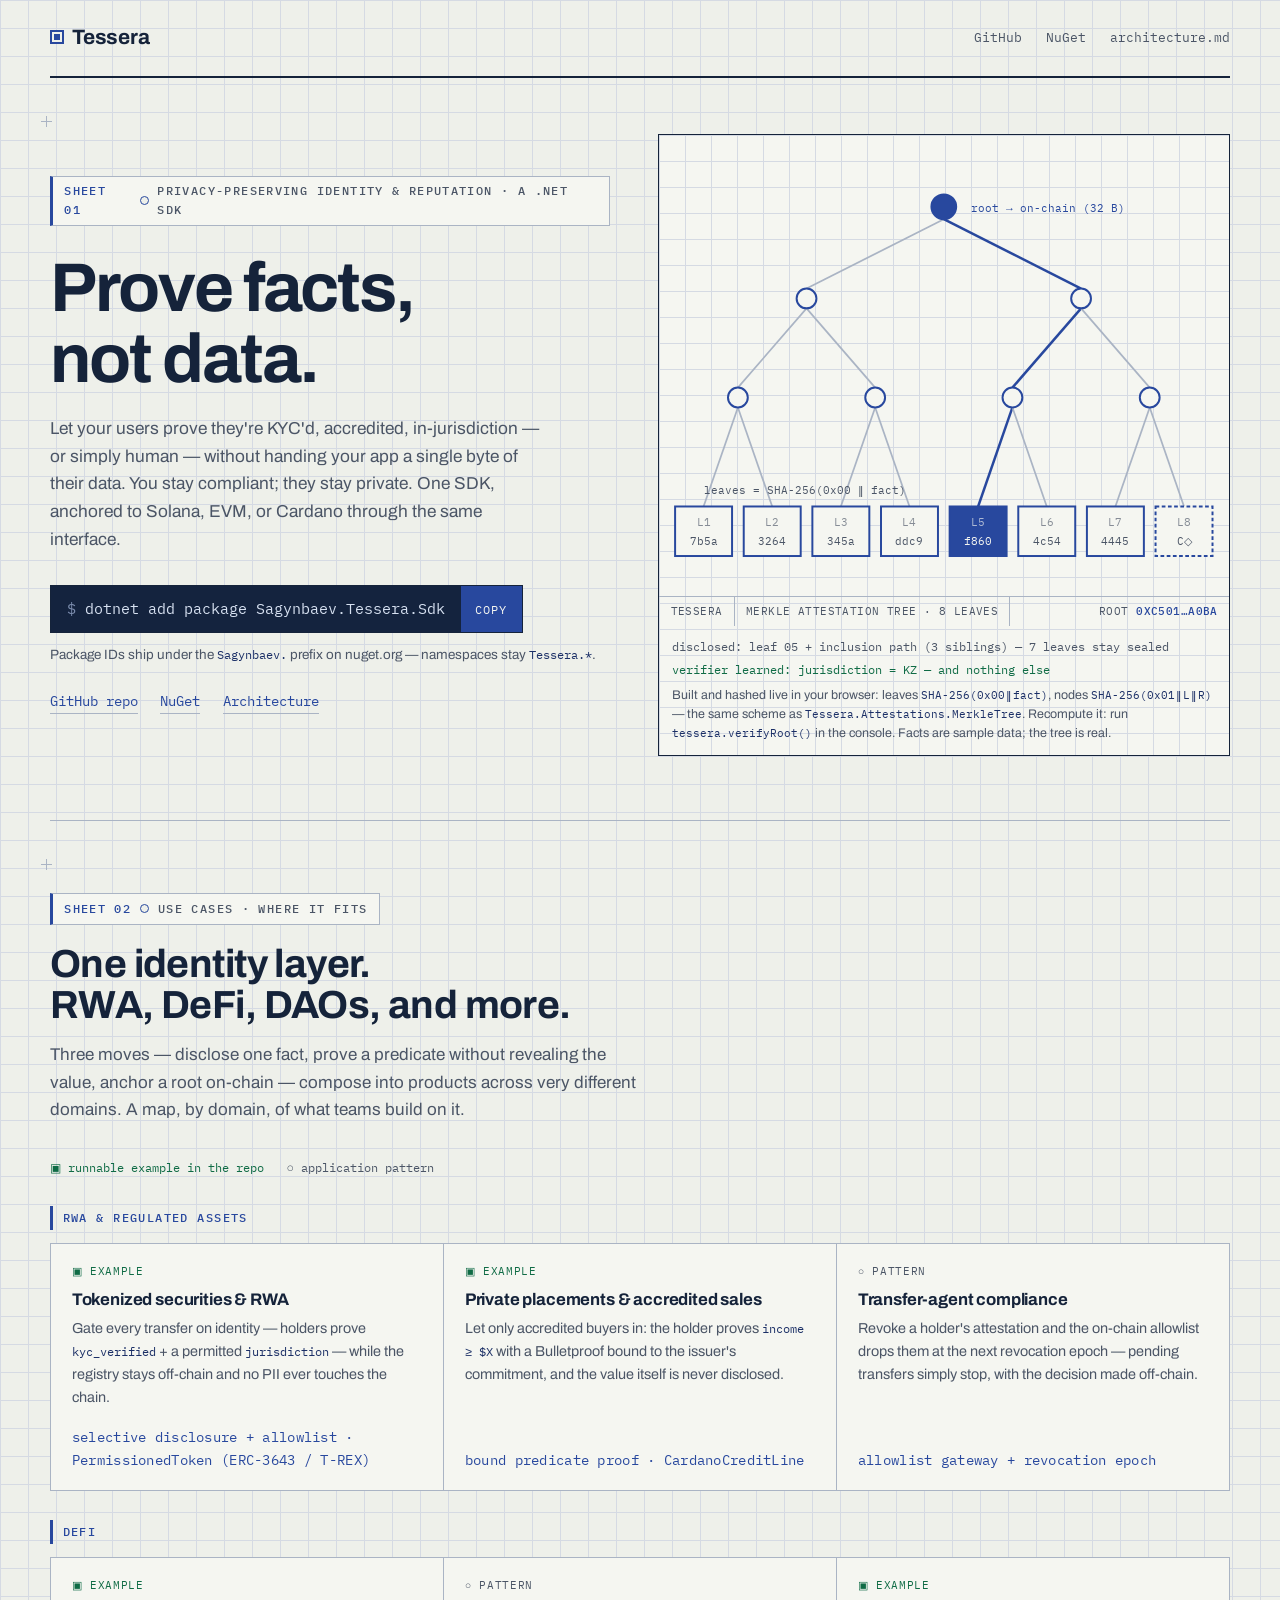
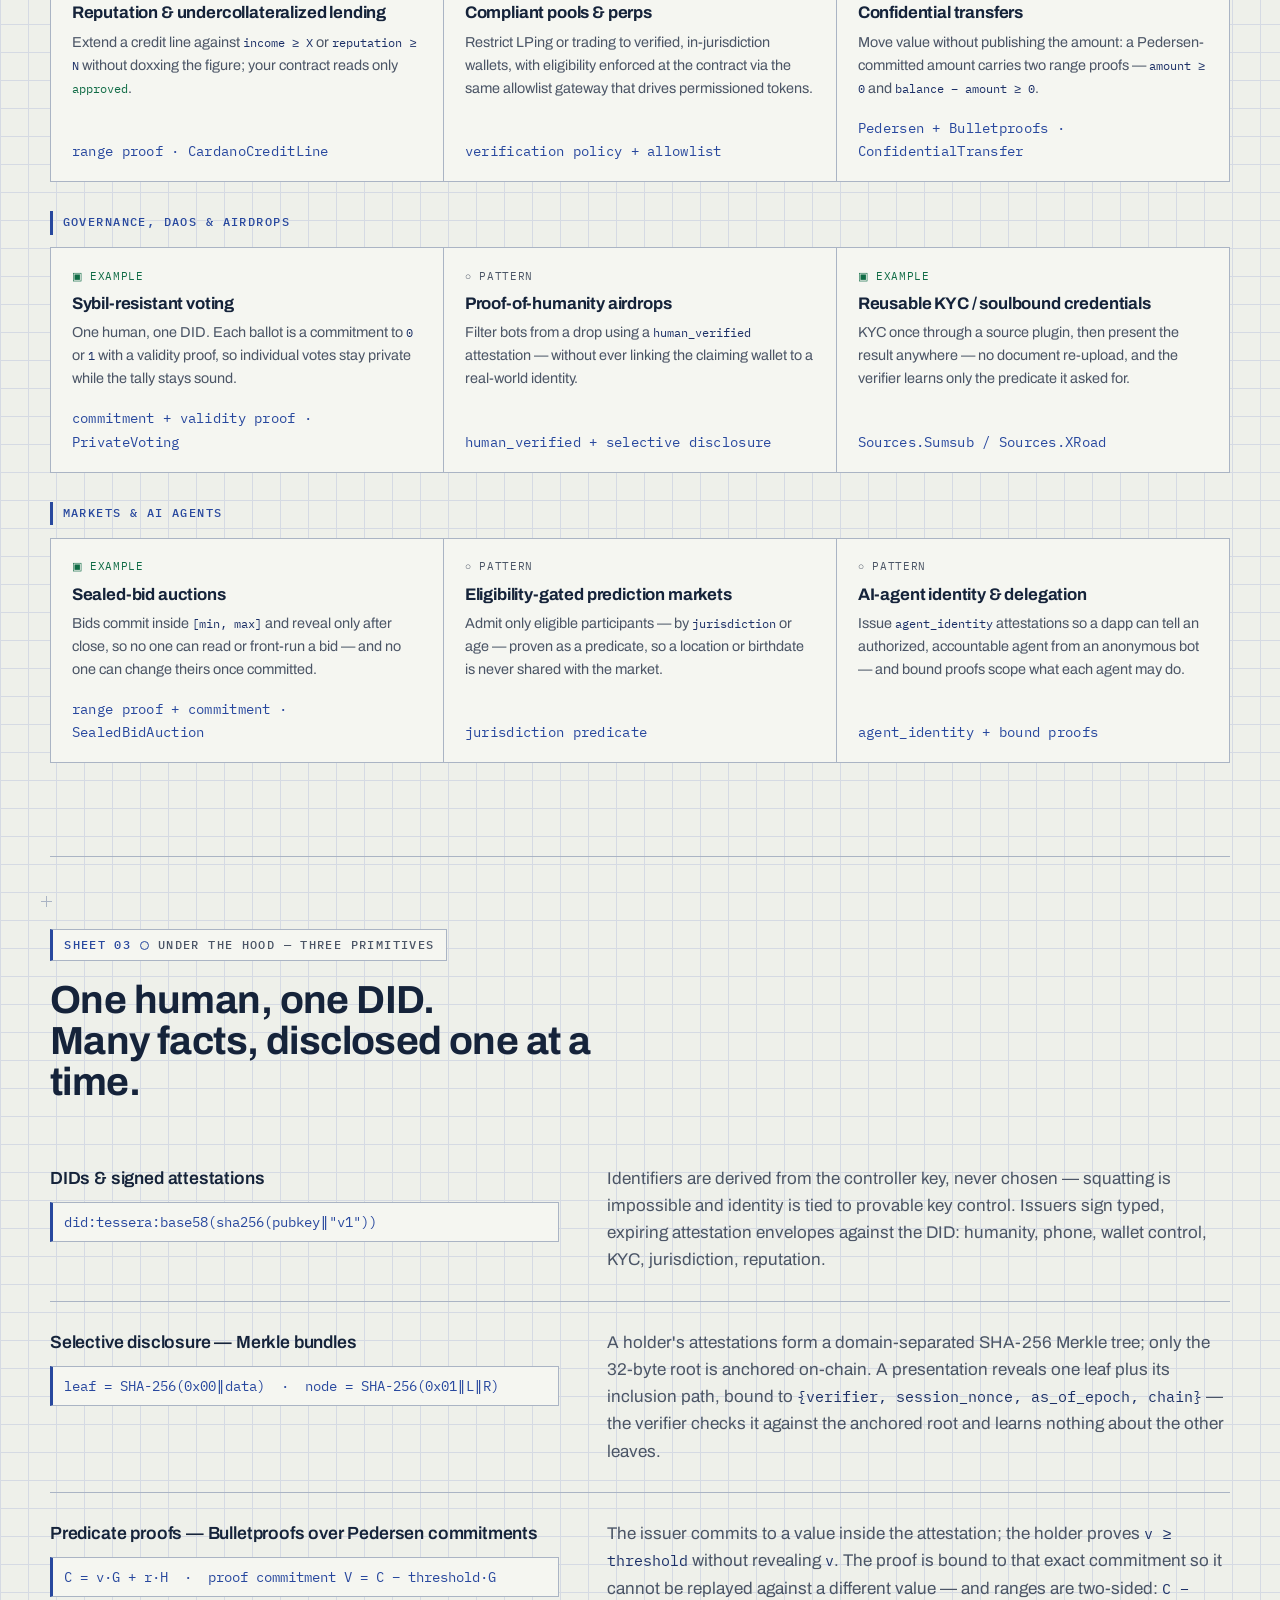
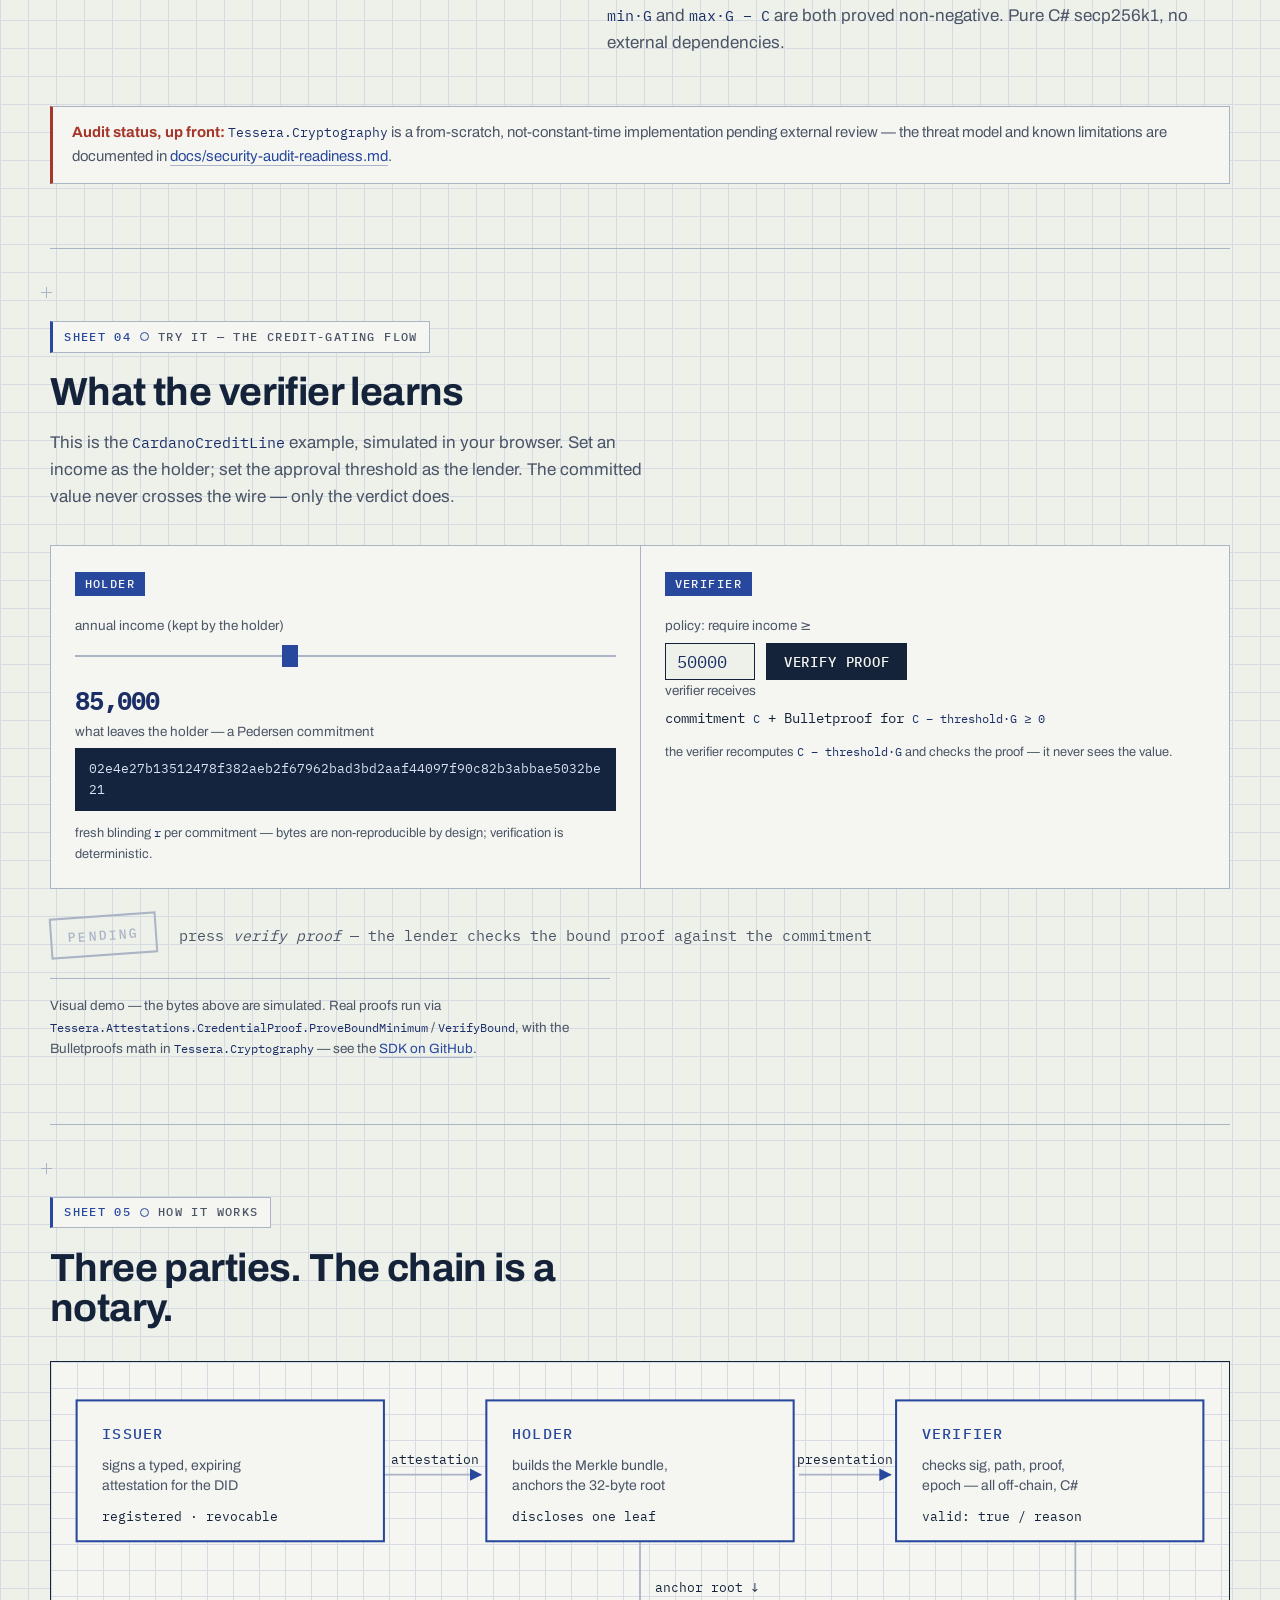
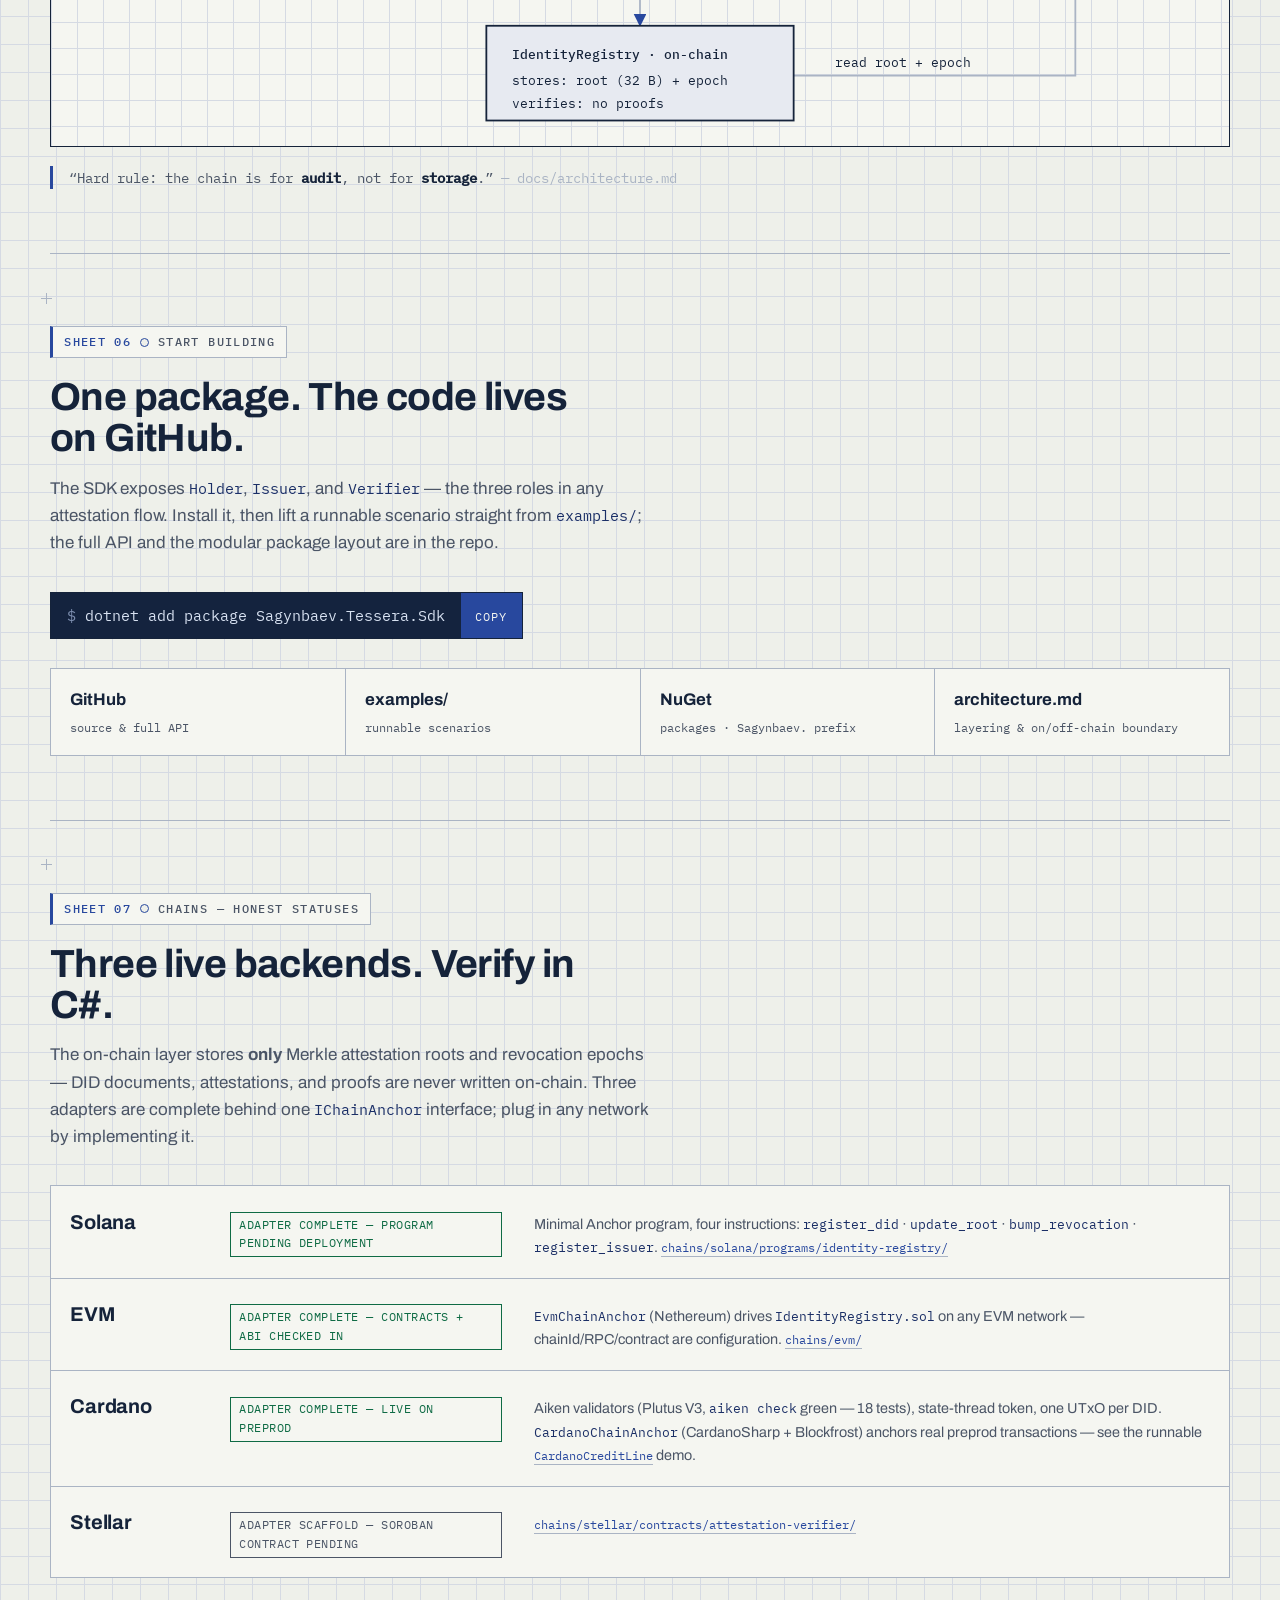
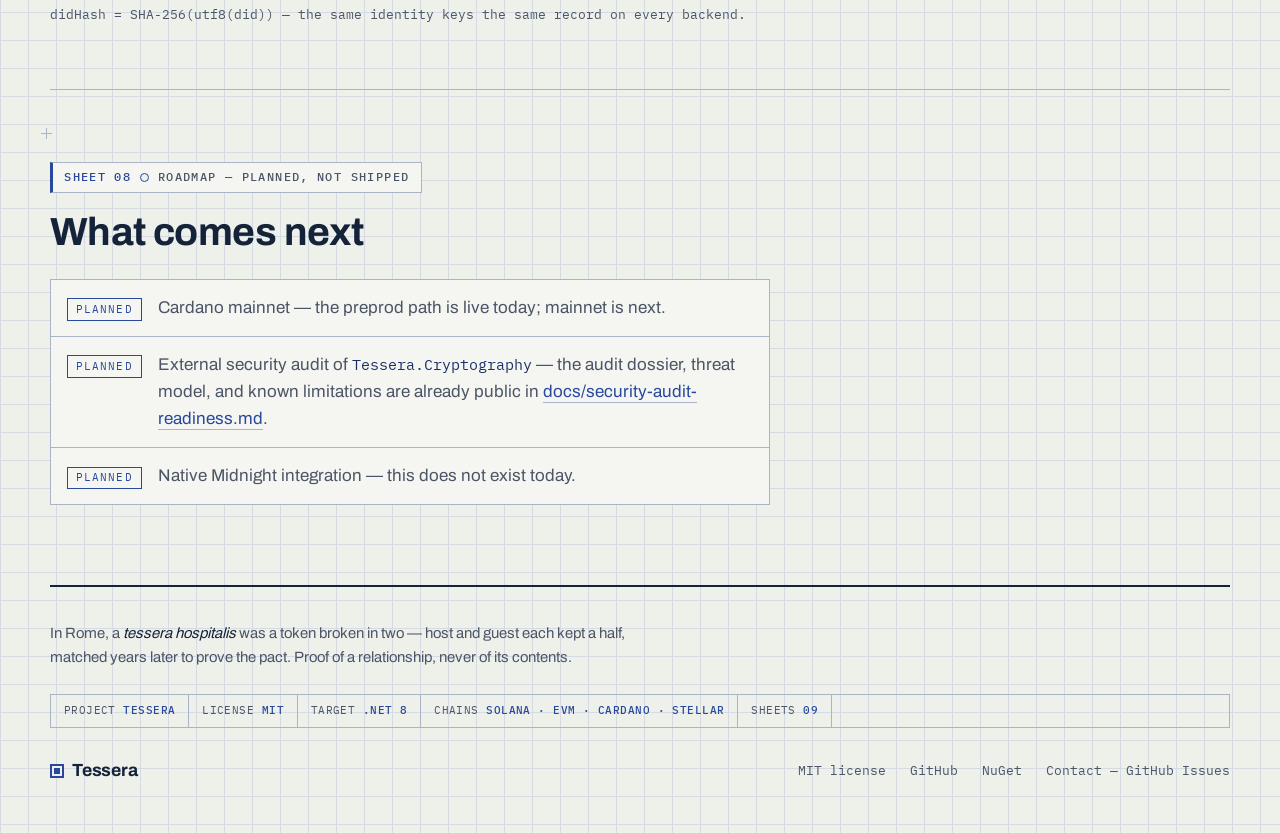
<file: index.html>
<!DOCTYPE html>
<html lang="en">
<head>
  <meta charset="UTF-8">
  <meta name="viewport" content="width=device-width, initial-scale=1.0">
  <title>Tessera — prove facts, not data. Privacy-preserving identity for .NET</title>
  <meta name="description" content="Tessera lets your .NET app verify users are KYC'd, accredited, in-jurisdiction, or human — without storing their data. Privacy-preserving identity & reputation: DIDs, selective disclosure over Merkle bundles, Bulletproof predicate proofs, anchored to Solana, EVM, or Cardano.">
  <meta property="og:title" content="Tessera — prove facts, not data.">
  <meta property="og:description" content="Privacy-preserving identity and reputation infrastructure for .NET. A verifier learns “income ≥ 50,000: true” — and nothing else.">
  <meta property="og:type" content="website">
  <!-- After deploying, replace with the ABSOLUTE URL of assets/og.png — crawlers ignore relative og:image paths. -->
  <meta property="og:image" content="assets/og.png">
  <meta name="twitter:card" content="summary_large_image">
  <meta name="theme-color" content="#0E1C19">
  <link rel="icon" type="image/svg+xml" href="assets/favicon.svg">
  <link rel="icon" type="image/png" sizes="32x32" href="assets/favicon-32.png">
  <link rel="apple-touch-icon" href="assets/apple-touch-icon.png">
  <link rel="preload" href="assets/fonts/archivo-var-latin.woff2" as="font" type="font/woff2" crossorigin>
  <link rel="preload" href="assets/fonts/plex-mono-400-latin.woff2" as="font" type="font/woff2" crossorigin>
  <link rel="stylesheet" href="styles.css?v=4">
  <noscript>
    <style>
      .tab-panel[hidden] { display: block !important; }
      .tab-rail, .copy-btn { display: none !important; }
      .flow-step-group { opacity: 1 !important; }
      .flow-schematic .wire { stroke-dashoffset: 0 !important; }
      .flow-legend { position: static !important; width: auto !important; height: auto !important; clip: auto !important; }
    </style>
  </noscript>
  <script src="main.js?v=4" defer></script>
</head>
<body>
  <a class="skip-link" href="#main">Skip to content</a>

  <header class="site-head">
    <a class="wordmark" href="#top" aria-label="Tessera — top of page">
      <span class="wordmark-tile" aria-hidden="true"></span>Tessera
    </a>
    <nav aria-label="External links">
      <a href="https://github.com/asagynbaev/Tessera">GitHub</a>
      <a href="https://www.nuget.org/packages/Sagynbaev.Tessera">NuGet</a>
      <a href="https://github.com/asagynbaev/Tessera/blob/main/docs/architecture.md">architecture.md</a>
    </nav>
  </header>

  <main id="main">

    <!-- ================= HERO ================= -->
    <section class="hero" id="top" aria-labelledby="hero-title">
      <div class="hero-copy">
        <p class="kicker"><span class="tessera-mark" aria-hidden="true"></span>privacy-preserving identity &amp; reputation · a .NET SDK</p>
        <h1 id="hero-title">Prove facts,<br>not data.</h1>
        <p class="hero-sub">Let your users prove they're KYC'd, accredited, in-jurisdiction — or simply
        human — without handing your app a single byte of their data. You stay compliant; they stay
        private. One SDK, anchored to Solana, EVM, or Cardano through the same interface.</p>

        <div class="install" role="group" aria-label="Install command">
          <code id="install-cmd">dotnet add package Sagynbaev.Tessera.Sdk</code>
          <button class="copy-btn" type="button" data-copy="dotnet add package Sagynbaev.Tessera.Sdk" aria-label="Copy install command">copy</button>
        </div>
        <p class="install-note">Package IDs ship under the <code>Sagynbaev.</code> prefix on nuget.org — namespaces stay <code>Tessera.*</code>.</p>

        <p class="hero-links">
          <a href="https://github.com/asagynbaev/Tessera">GitHub repo</a>
          <a href="https://www.nuget.org/packages/Sagynbaev.Tessera">NuGet</a>
          <a href="https://github.com/asagynbaev/Tessera/blob/main/docs/architecture.md">Architecture</a>
        </p>
      </div>

      <!-- Signature element: the protocol schematic.
           A Merkle attestation tree that draws itself and computes its REAL root
           in the browser (same SHA-256 scheme as Tessera.Attestations.MerkleTree).
           The SVG is built by main.js; static fallback in <noscript> below. -->
      <figure class="schematic-wrap" aria-labelledby="sch-caption">
        <svg class="schematic" id="schematic" viewBox="0 0 460 372"
             aria-label="Merkle attestation tree of 8 sample attestations. Activate a leaf to disclose one fact; the others stay sealed hashes."></svg>
        <noscript><p class="sch-note">The hero builds a live Merkle tree over 8 sample attestations
          (human_verified, phone_verified, wallet_verified, kyc_verified, jurisdiction, reputation_score,
          agent_identity, accredited) and computes its real root — enable JavaScript to watch it draw.</p></noscript>
        <div class="schematic-titleblock" aria-hidden="true">
          <span>tessera</span>
          <span>merkle attestation tree · 8 leaves</span>
          <span>root&nbsp;<b id="root-hex">—</b></span>
        </div>
        <p class="sch-caption mono" id="sch-caption"><span class="cap-dim">activate a leaf — the other attestations stay sealed</span></p>
        <output id="sch-sr" class="visually-hidden"></output>
        <p class="sch-note">Built and hashed live in your browser: leaves <code>SHA-256(0x00&#8202;‖&#8202;fact)</code>,
        nodes <code>SHA-256(0x01&#8202;‖&#8202;L&#8202;‖&#8202;R)</code> — the same scheme as
        <code>Tessera.Attestations.MerkleTree</code>. Recompute it: run <code>tessera.verifyRoot()</code>
        in the console. Facts are sample data; the tree is real.</p>
      </figure>
    </section>

    <!-- ================= WHAT YOU CAN BUILD ================= -->
    <section class="build" aria-labelledby="build-title">
      <p class="kicker"><span class="tessera-mark" aria-hidden="true"></span>use cases · where it fits</p>
      <h2 id="build-title" class="display">One identity layer.<br>RWA, DeFi, DAOs, and more.</h2>
      <p class="section-lede">Three moves — disclose one fact, prove a predicate without revealing the
        value, anchor a root on-chain — compose into products across very different domains. A map, by
        domain, of what teams build on it.</p>
      <p class="use-legend mono"><span class="t-ex">▣ runnable example in the repo</span><span class="t-pat">○ application pattern</span></p>

      <div class="use-group">
        <h3 class="use-group-title mono">RWA &amp; regulated assets</h3>
        <div class="use-grid">
          <article class="use-tile">
            <span class="use-tag ex" aria-hidden="true">▣ example</span>
            <h4 class="build-name">Tokenized securities &amp; RWA</h4>
            <p>Gate every transfer on identity — holders prove <code>kyc_verified</code> + a permitted
              <code>jurisdiction</code> — while the registry stays off-chain and no PII ever touches the chain.</p>
            <p class="build-meta">selective disclosure + allowlist · PermissionedToken (ERC-3643 / T-REX)</p>
          </article>
          <article class="use-tile">
            <span class="use-tag ex" aria-hidden="true">▣ example</span>
            <h4 class="build-name">Private placements &amp; accredited sales</h4>
            <p>Let only accredited buyers in: the holder proves <code>income ≥ $X</code> with a Bulletproof
              bound to the issuer's commitment, and the value itself is never disclosed.</p>
            <p class="build-meta">bound predicate proof · CardanoCreditLine</p>
          </article>
          <article class="use-tile">
            <span class="use-tag pat" aria-hidden="true">○ pattern</span>
            <h4 class="build-name">Transfer-agent compliance</h4>
            <p>Revoke a holder's attestation and the on-chain allowlist drops them at the next revocation
              epoch — pending transfers simply stop, with the decision made off-chain.</p>
            <p class="build-meta">allowlist gateway + revocation epoch</p>
          </article>
        </div>
      </div>

      <div class="use-group">
        <h3 class="use-group-title mono">DeFi</h3>
        <div class="use-grid">
          <article class="use-tile">
            <span class="use-tag ex" aria-hidden="true">▣ example</span>
            <h4 class="build-name">Reputation &amp; undercollateralized lending</h4>
            <p>Extend a credit line against <code>income ≥ X</code> or <code>reputation ≥ N</code> without
              doxxing the figure; your contract reads only <span class="build-out">approved</span>.</p>
            <p class="build-meta">range proof · CardanoCreditLine</p>
          </article>
          <article class="use-tile">
            <span class="use-tag pat" aria-hidden="true">○ pattern</span>
            <h4 class="build-name">Compliant pools &amp; perps</h4>
            <p>Restrict LPing or trading to verified, in-jurisdiction wallets, with eligibility enforced at
              the contract via the same allowlist gateway that drives permissioned tokens.</p>
            <p class="build-meta">verification policy + allowlist</p>
          </article>
          <article class="use-tile">
            <span class="use-tag ex" aria-hidden="true">▣ example</span>
            <h4 class="build-name">Confidential transfers</h4>
            <p>Move value without publishing the amount: a Pedersen-committed amount carries two range
              proofs — <code>amount ≥ 0</code> and <code>balance − amount ≥ 0</code>.</p>
            <p class="build-meta">Pedersen + Bulletproofs · ConfidentialTransfer</p>
          </article>
        </div>
      </div>

      <div class="use-group">
        <h3 class="use-group-title mono">Governance, DAOs &amp; airdrops</h3>
        <div class="use-grid">
          <article class="use-tile">
            <span class="use-tag ex" aria-hidden="true">▣ example</span>
            <h4 class="build-name">Sybil-resistant voting</h4>
            <p>One human, one DID. Each ballot is a commitment to <code>0</code> or <code>1</code> with a
              validity proof, so individual votes stay private while the tally stays sound.</p>
            <p class="build-meta">commitment + validity proof · PrivateVoting</p>
          </article>
          <article class="use-tile">
            <span class="use-tag pat" aria-hidden="true">○ pattern</span>
            <h4 class="build-name">Proof-of-humanity airdrops</h4>
            <p>Filter bots from a drop using a <code>human_verified</code> attestation — without ever linking
              the claiming wallet to a real-world identity.</p>
            <p class="build-meta">human_verified + selective disclosure</p>
          </article>
          <article class="use-tile">
            <span class="use-tag ex" aria-hidden="true">▣ example</span>
            <h4 class="build-name">Reusable KYC / soulbound credentials</h4>
            <p>KYC once through a source plugin, then present the result anywhere — no document re-upload,
              and the verifier learns only the predicate it asked for.</p>
            <p class="build-meta">Sources.Sumsub / Sources.XRoad</p>
          </article>
        </div>
      </div>

      <div class="use-group">
        <h3 class="use-group-title mono">Markets &amp; AI agents</h3>
        <div class="use-grid">
          <article class="use-tile">
            <span class="use-tag ex" aria-hidden="true">▣ example</span>
            <h4 class="build-name">Sealed-bid auctions</h4>
            <p>Bids commit inside <code>[min, max]</code> and reveal only after close, so no one can read or
              front-run a bid — and no one can change theirs once committed.</p>
            <p class="build-meta">range proof + commitment · SealedBidAuction</p>
          </article>
          <article class="use-tile">
            <span class="use-tag pat" aria-hidden="true">○ pattern</span>
            <h4 class="build-name">Eligibility-gated prediction markets</h4>
            <p>Admit only eligible participants — by <code>jurisdiction</code> or age — proven as a predicate,
              so a location or birthdate is never shared with the market.</p>
            <p class="build-meta">jurisdiction predicate</p>
          </article>
          <article class="use-tile">
            <span class="use-tag pat" aria-hidden="true">○ pattern</span>
            <h4 class="build-name">AI-agent identity &amp; delegation</h4>
            <p>Issue <code>agent_identity</code> attestations so a dapp can tell an authorized, accountable
              agent from an anonymous bot — and bound proofs scope what each agent may do.</p>
            <p class="build-meta">agent_identity + bound proofs</p>
          </article>
        </div>
      </div>
    </section>

    <!-- ================= PRIMITIVES ================= -->
    <section class="primitives" aria-labelledby="primitives-title">
      <p class="kicker"><span class="tessera-mark" aria-hidden="true"></span>under the hood — three primitives</p>
      <h2 id="primitives-title" class="display">One human, one DID.<br>Many facts, disclosed one at a time.</h2>

      <dl class="spec-list">
        <div class="spec-entry">
          <dt>
            <span class="spec-name">DIDs &amp; signed attestations</span>
            <code class="spec-formula">did:tessera:base58(sha256(pubkey&#8202;‖&#8202;"v1"))</code>
          </dt>
          <dd>Identifiers are derived from the controller key, never chosen — squatting is impossible and
          identity is tied to provable key control. Issuers sign typed, expiring attestation envelopes
          against the DID: humanity, phone, wallet control, KYC, jurisdiction, reputation.</dd>
        </div>

        <div class="spec-entry">
          <dt>
            <span class="spec-name">Selective disclosure — Merkle bundles</span>
            <code class="spec-formula">leaf = SHA-256(0x00&#8202;‖&#8202;data) &nbsp;·&nbsp; node = SHA-256(0x01&#8202;‖&#8202;L&#8202;‖&#8202;R)</code>
          </dt>
          <dd>A holder's attestations form a domain-separated SHA-256 Merkle tree; only the 32-byte root is
          anchored on-chain. A presentation reveals one leaf plus its inclusion path, bound to
          <code>{verifier, session_nonce, as_of_epoch, chain}</code> — the verifier checks it against the
          anchored root and learns nothing about the other leaves.</dd>
        </div>

        <div class="spec-entry">
          <dt>
            <span class="spec-name">Predicate proofs — Bulletproofs over Pedersen commitments</span>
            <code class="spec-formula">C = v·G + r·H &nbsp;·&nbsp; proof commitment V = C − threshold·G</code>
          </dt>
          <dd>The issuer commits to a value inside the attestation; the holder proves
          <code>v ≥ threshold</code> without revealing <code>v</code>. The proof is bound to that exact
          commitment so it cannot be replayed against a different value — and ranges are two-sided:
          <code>C − min·G</code> and <code>max·G − C</code> are both proved non-negative. Pure C# secp256k1,
          no external dependencies.</dd>
        </div>
      </dl>

      <p class="audit-note"><strong>Audit status, up front:</strong> <code>Tessera.Cryptography</code> is a
      from-scratch, not-constant-time implementation pending external review — the threat model and known
      limitations are documented in
      <a href="https://github.com/asagynbaev/Tessera/blob/main/docs/security-audit-readiness.md">docs/security-audit-readiness.md</a>.</p>
    </section>

    <!-- ================= PROOF DEMO ================= -->
    <section class="demo" aria-labelledby="demo-title">
      <p class="kicker"><span class="tessera-mark" aria-hidden="true"></span>try it — the credit-gating flow</p>
      <h2 id="demo-title" class="display">What the verifier learns</h2>
      <p class="section-lede">This is the <code>CardanoCreditLine</code> example, simulated in your browser.
      Set an income as the holder; set the approval threshold as the lender. The committed value never
      crosses the wire — only the verdict does.</p>

      <div class="demo-grid">
        <div class="demo-panel" aria-labelledby="holder-h">
          <h3 id="holder-h" class="panel-title">holder</h3>
          <label class="demo-label" for="income">annual income (kept by the holder)</label>
          <input type="range" id="income" min="10000" max="200000" step="5000" value="85000"
                 aria-describedby="income-out">
          <output id="income-out" class="mono demo-value" for="income">85,000</output>
          <p class="demo-label">what leaves the holder — a Pedersen commitment</p>
          <p class="commitment mono" id="commitment" aria-live="off">02&#8202;····</p>
          <p class="demo-fine">fresh blinding <code>r</code> per commitment — bytes are non-reproducible by
          design; verification is deterministic.</p>
        </div>

        <div class="demo-panel" aria-labelledby="verifier-h">
          <h3 id="verifier-h" class="panel-title">verifier</h3>
          <label class="demo-label" for="threshold">policy: require income ≥</label>
          <div class="threshold-row">
            <input type="number" id="threshold" min="10000" max="200000" step="10000" value="50000">
            <button type="button" class="check-btn" id="check-btn">verify proof</button>
          </div>
          <p class="demo-label">verifier receives</p>
          <p class="received mono">commitment <code>C</code> + Bulletproof for <code>C − threshold·G ≥ 0</code></p>
          <p class="demo-fine">the verifier recomputes <code>C − threshold·G</code> and checks the proof —
          it never sees the value.</p>
        </div>
      </div>

      <!-- the verdict is an engineering approval stamp: PENDING → APPROVED / DECLINED -->
      <div class="verdict" id="verdict" data-state="idle">
        <span class="stamp" aria-hidden="true"></span>
        <output class="verdict-line" id="verdict-line">
          press <em>verify proof</em> — the lender checks the bound proof against the commitment
        </output>
      </div>

      <p class="demo-disclaimer">Visual demo — the bytes above are simulated. Real proofs run via
      <code>Tessera.Attestations.CredentialProof.ProveBoundMinimum</code> / <code>VerifyBound</code>,
      with the Bulletproofs math in <code>Tessera.Cryptography</code> — see the
      <a href="https://github.com/asagynbaev/Tessera">SDK on GitHub</a>.</p>
    </section>

    <!-- ================= HOW IT WORKS ================= -->
    <section class="flow" aria-labelledby="flow-title">
      <p class="kicker"><span class="tessera-mark" aria-hidden="true"></span>how it works</p>
      <h2 id="flow-title" class="display">Three parties. The chain is a notary.</h2>

      <figure class="flow-schematic" id="flow-schematic">
        <svg viewBox="0 0 920 300" aria-hidden="true">
          <defs>
            <marker id="ar" markerWidth="8" markerHeight="8" refX="6.5" refY="3.5" orient="auto">
              <path d="M0,0 L7,3.5 L0,7 z" fill="#28489E"></path>
            </marker>
          </defs>

          <!-- wires (draw on scroll) -->
          <path class="wire" pathLength="1" style="--d:340ms" d="M260 88 L336 88" marker-end="url(#ar)"></path>
          <path class="wire" pathLength="1" style="--d:760ms" d="M584 88 L656 88" marker-end="url(#ar)"></path>
          <path class="wire" pathLength="1" style="--d:560ms" d="M460 140 L460 206" marker-end="url(#ar)"></path>
          <path class="wire" pathLength="1" style="--d:980ms" d="M580 245 L800 245 L800 122 L896 122" marker-end="url(#ar)"></path>

          <!-- payload tags -->
          <text class="flow-payload" x="300" y="80" text-anchor="middle">attestation</text>
          <text class="flow-payload" x="620" y="80" text-anchor="middle">presentation</text>
          <text class="flow-payload" x="472" y="180">anchor root ↓</text>
          <text class="flow-payload" x="612" y="238">read root + epoch</text>

          <!-- issuer -->
          <g class="flow-step-group" style="--d:0ms">
            <rect class="flow-node-box" x="20" y="30" width="240" height="110"></rect>
            <text class="flow-role" x="40" y="60">issuer</text>
            <text class="flow-desc" x="40" y="84">signs a typed, expiring</text>
            <text class="flow-desc" x="40" y="100">attestation for the DID</text>
            <text class="flow-payload" x="40" y="124">registered · revocable</text>
          </g>

          <!-- holder -->
          <g class="flow-step-group" style="--d:420ms">
            <rect class="flow-node-box" x="340" y="30" width="240" height="110"></rect>
            <text class="flow-role" x="360" y="60">holder</text>
            <text class="flow-desc" x="360" y="84">builds the Merkle bundle,</text>
            <text class="flow-desc" x="360" y="100">anchors the 32-byte root</text>
            <text class="flow-payload" x="360" y="124">discloses one leaf</text>
          </g>

          <!-- verifier -->
          <g class="flow-step-group" style="--d:840ms">
            <rect class="flow-node-box" x="660" y="30" width="240" height="110"></rect>
            <text class="flow-role" x="680" y="60">verifier</text>
            <text class="flow-desc" x="680" y="84">checks sig, path, proof,</text>
            <text class="flow-desc" x="680" y="100">epoch — all off-chain, C#</text>
            <text class="flow-payload" x="680" y="124">valid: true / reason</text>
          </g>

          <!-- notary -->
          <g class="flow-step-group" style="--d:1120ms">
            <rect class="flow-notary-box" x="340" y="206" width="240" height="74"></rect>
            <text class="flow-notary-label" x="360" y="232" font-weight="500">IdentityRegistry · on-chain</text>
            <text class="flow-notary-label" x="360" y="252">stores: root (32 B) + epoch</text>
            <text class="flow-notary-label" x="360" y="270" fill="#A6362A">verifies: no proofs</text>
          </g>
        </svg>
      </figure>

      <!-- accessible source of truth + detail; also the visible flow on mobile -->
      <ol class="flow-legend">
        <li><strong>Issuer.</strong> Holds a signing key, registered in the on-chain issuer registry; signs a typed, expiring attestation for the subject DID.</li>
        <li><strong>Holder.</strong> Collects attestations into a Merkle bundle, anchors the 32-byte root on-chain, and builds a presentation — one leaf + inclusion path + predicate proofs, bound to {verifier, session_nonce, as_of_epoch, chain}.</li>
        <li><strong>Verifier.</strong> Checks the issuer signature, the inclusion path against the anchored root, the predicate proofs against their commitments, and the revocation epoch — all off-chain, in C#.</li>
        <li><strong>On-chain notary (IdentityRegistry).</strong> Stores only the attestation root (32 B), the revocation epoch (u64), owner, and issuer records. It verifies no proofs and holds no identity data.</li>
      </ol>

      <p class="flow-quote">“Hard rule: the chain is for <strong>audit</strong>, not for <strong>storage</strong>.”
        <span class="src">— docs/architecture.md</span></p>
    </section>

    <!-- ================= START / CTA ================= -->
    <section class="cta" aria-labelledby="cta-title">
      <p class="kicker"><span class="tessera-mark" aria-hidden="true"></span>start building</p>
      <h2 id="cta-title" class="display">One package. The code lives on GitHub.</h2>
      <p class="section-lede">The SDK exposes <code>Holder</code>, <code>Issuer</code>, and
        <code>Verifier</code> — the three roles in any attestation flow. Install it, then lift a runnable
        scenario straight from <code>examples/</code>; the full API and the modular package layout are in the repo.</p>

      <div class="install">
        <code>dotnet add package Sagynbaev.Tessera.Sdk</code>
        <button class="copy-btn" type="button" data-copy="dotnet add package Sagynbaev.Tessera.Sdk" aria-label="Copy install command (start building)">copy</button>
      </div>

      <div class="cta-links">
        <a class="cta-link" href="https://github.com/asagynbaev/Tessera">
          <span class="cta-link-name">GitHub</span><span class="cta-link-sub mono">source &amp; full API</span></a>
        <a class="cta-link" href="https://github.com/asagynbaev/Tessera/tree/main/examples">
          <span class="cta-link-name">examples/</span><span class="cta-link-sub mono">runnable scenarios</span></a>
        <a class="cta-link" href="https://www.nuget.org/packages/Sagynbaev.Tessera">
          <span class="cta-link-name">NuGet</span><span class="cta-link-sub mono">packages · Sagynbaev. prefix</span></a>
        <a class="cta-link" href="https://github.com/asagynbaev/Tessera/blob/main/docs/architecture.md">
          <span class="cta-link-name">architecture.md</span><span class="cta-link-sub mono">layering &amp; on/off-chain boundary</span></a>
      </div>
    </section>

    <!-- ================= CHAINS ================= -->
    <section class="chains" aria-labelledby="chains-title">
      <p class="kicker"><span class="tessera-mark" aria-hidden="true"></span>chains — honest statuses</p>
      <h2 id="chains-title" class="display">Three live backends. Verify in C#.</h2>
      <p class="section-lede">The on-chain layer stores <strong>only</strong> Merkle attestation roots and
      revocation epochs — DID documents, attestations, and proofs are never written on-chain. Three
      adapters are complete behind one <code>IChainAnchor</code> interface; plug in any network by
      implementing it.</p>

      <ul class="chain-list">
        <li class="chain-row">
          <span class="chain-name">Solana</span>
          <span class="chain-status status-complete">adapter complete — program pending deployment</span>
          <span class="chain-detail">Minimal Anchor program, four instructions:
            <code>register_did</code> · <code>update_root</code> · <code>bump_revocation</code> · <code>register_issuer</code>.
            <a href="https://github.com/asagynbaev/Tessera/tree/main/chains/solana/programs/identity-registry">chains/solana/programs/identity-registry/</a></span>
        </li>
        <li class="chain-row">
          <span class="chain-name">EVM</span>
          <span class="chain-status status-complete">adapter complete — contracts + ABI checked in</span>
          <span class="chain-detail"><code>EvmChainAnchor</code> (Nethereum) drives
            <code>IdentityRegistry.sol</code> on any EVM network — chainId/RPC/contract are configuration.
            <a href="https://github.com/asagynbaev/Tessera/tree/main/chains/evm">chains/evm/</a></span>
        </li>
        <li class="chain-row">
          <span class="chain-name">Cardano</span>
          <span class="chain-status status-complete">adapter complete — live on preprod</span>
          <span class="chain-detail">Aiken validators (Plutus V3, <code>aiken check</code> green — 18 tests),
            state-thread token, one UTxO per DID. <code>CardanoChainAnchor</code> (CardanoSharp + Blockfrost)
            anchors real preprod transactions — see the runnable
            <a href="https://github.com/asagynbaev/Tessera/tree/main/examples/CardanoCreditLine">CardanoCreditLine</a> demo.</span>
        </li>
        <li class="chain-row">
          <span class="chain-name">Stellar</span>
          <span class="chain-status status-scaffold">adapter scaffold — Soroban contract pending</span>
          <span class="chain-detail">
            <a href="https://github.com/asagynbaev/Tessera/tree/main/chains/stellar/contracts/attestation-verifier">chains/stellar/contracts/attestation-verifier/</a></span>
        </li>
      </ul>
      <p class="chain-note mono">didHash = SHA-256(utf8(did)) — the same identity keys the same record on every backend.</p>
    </section>

    <!-- ================= ROADMAP ================= -->
    <section class="roadmap" aria-labelledby="roadmap-title">
      <p class="kicker"><span class="tessera-mark" aria-hidden="true"></span>roadmap — planned, not shipped</p>
      <h2 id="roadmap-title" class="display">What comes next</h2>
      <ul class="roadmap-list">
        <li><span class="roadmap-tag mono">planned</span><span class="roadmap-body">Cardano mainnet — the preprod path is live today; mainnet is next.</span></li>
        <li><span class="roadmap-tag mono">planned</span><span class="roadmap-body">External security audit of <code>Tessera.Cryptography</code> —
          the audit dossier, threat model, and known limitations are already public in
          <a href="https://github.com/asagynbaev/Tessera/blob/main/docs/security-audit-readiness.md">docs/security-audit-readiness.md</a>.</span></li>
        <li><span class="roadmap-tag mono">planned</span><span class="roadmap-body">Native Midnight integration — this does not exist today.</span></li>
      </ul>
    </section>

  </main>

  <!-- ================= FOOTER ================= -->
  <footer class="site-foot">
    <p class="foot-aside">In Rome, a <em>tessera hospitalis</em> was a token broken in two — host and guest
    each kept a half, matched years later to prove the pact. Proof of a relationship, never of its contents.</p>
    <div class="foot-titleblock" aria-hidden="true">
      <span>project&nbsp;<b>Tessera</b></span>
      <span>license&nbsp;<b>MIT</b></span>
      <span>target&nbsp;<b>.NET 8</b></span>
      <span>chains&nbsp;<b>Solana · EVM · Cardano · Stellar</b></span>
      <span>sheets&nbsp;<b>09</b></span>
    </div>
    <div class="foot-row">
      <span class="wordmark"><span class="wordmark-tile" aria-hidden="true"></span>Tessera</span>
      <nav aria-label="Footer links">
        <a href="https://github.com/asagynbaev/Tessera/blob/main/LICENSE">MIT license</a>
        <a href="https://github.com/asagynbaev/Tessera">GitHub</a>
        <a href="https://www.nuget.org/packages/Sagynbaev.Tessera">NuGet</a>
        <a href="https://github.com/asagynbaev/Tessera/issues">Contact — GitHub Issues</a>
      </nav>
    </div>
  </footer>
</body>
</html>
</file>
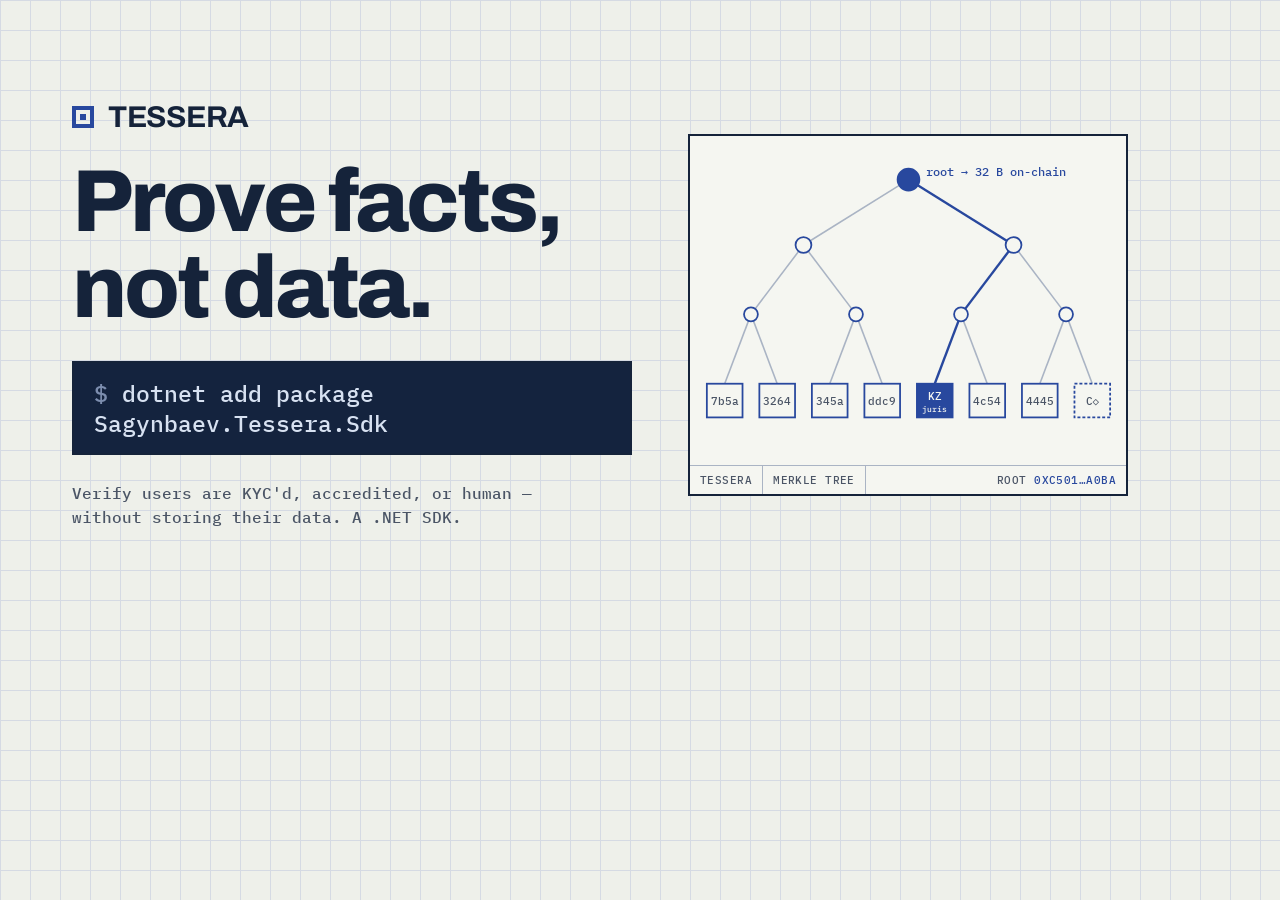
<file: assets/og-source.html>
<!DOCTYPE html>
<html lang="en">
<head>
<meta charset="UTF-8">
<title>Tessera OG image source (1200×630)</title>
<style>
  @font-face { font-family: 'Archivo'; font-weight: 100 900; src: url('fonts/archivo-var-latin.woff2') format('woff2'); }
  @font-face { font-family: 'IBM Plex Mono'; font-weight: 400 500; src: url('fonts/plex-mono-500-latin.woff2') format('woff2'); }
  * { margin: 0; box-sizing: border-box; }
  body {
    width: 1200px; height: 630px; overflow: hidden;
    background-color: #EEF0EA;
    background-image: linear-gradient(#D5DAE3 1px, transparent 1px), linear-gradient(90deg, #D5DAE3 1px, transparent 1px);
    background-size: 30px 30px;
    display: flex; align-items: center; gap: 56px;
    padding: 0 72px; font-family: 'Archivo', sans-serif; color: #15233A;
  }
  .left { width: 600px; }
  .brand { display: flex; align-items: center; gap: 14px; font-size: 30px; font-weight: 700; letter-spacing: -0.01em; }
  .brand .node { width: 22px; height: 22px; border: 4px solid #28489E; position: relative; }
  .brand .node::after { content: ""; position: absolute; inset: 4px; background: #28489E; }
  h1 { font-size: 88px; font-weight: 800; line-height: 0.98; letter-spacing: -0.035em; margin: 26px 0 30px; }
  .cmd { font-family: 'IBM Plex Mono', monospace; font-size: 23px; color: #D7E1F1; background: #14233E;
         border: 2px solid #15233A; padding: 15px 20px; display: inline-block; }
  .cmd::before { content: "$ "; color: #7C8DAE; }
  .tags { font-family: 'IBM Plex Mono', monospace; font-size: 16px; color: #4B5566; margin-top: 26px; line-height: 1.5; }
  .panel { width: 440px; flex: none; border: 2px solid #15233A; background: #F5F6F1; }
  .panel svg { display: block; width: 100%; }
  .tblock { display: flex; border-top: 1px solid #AAB4C4; font-family: 'IBM Plex Mono', monospace;
            font-size: 11px; text-transform: uppercase; letter-spacing: 0.04em; color: #4B5566; }
  .tblock span { padding: 7px 10px; border-right: 1px solid #AAB4C4; }
  .tblock span:last-child { border-right: 0; margin-left: auto; }
  .tblock b { color: #28489E; font-weight: 500; }
  .wire { fill: none; stroke: #AAB4C4; stroke-width: 1.6; }
  .wire.lit { stroke: #28489E; stroke-width: 2.4; }
  .node { fill: #F5F6F1; stroke: #28489E; stroke-width: 1.8; }
  .node.root { fill: #28489E; }
  .lf { fill: #F5F6F1; stroke: #28489E; stroke-width: 1.8; }
  .lf.on { fill: #28489E; }
  .lf.sealed { stroke-dasharray: 3 2; }
  .lh { font-family: 'IBM Plex Mono', monospace; font-size: 11px; fill: #4B5566; text-anchor: middle; }
  .lh.on { fill: #F5F6F1; }
  .anno { font-family: 'IBM Plex Mono', monospace; font-size: 12px; fill: #28489E; }
</style>
</head>
<body>
  <div class="left">
    <div class="brand"><span class="node"></span>TESSERA</div>
    <h1>Prove facts,<br>not data.</h1>
    <div class="cmd">dotnet add package Sagynbaev.Tessera.Sdk</div>
    <div class="tags">Verify users are KYC'd, accredited, or human —<br>without storing their data. A .NET SDK.</div>
  </div>
  <div class="panel">
    <svg viewBox="0 0 440 332">
      <!-- wires (lit path = leaf 5 'jurisdiction: KZ' → root) -->
      <path class="wire" d="M114.5 110 L220.5 44"/>
      <path class="wire lit" d="M326.5 110 L220.5 44"/>
      <path class="wire" d="M61.5 180 L114.5 110"/>
      <path class="wire" d="M167.5 180 L114.5 110"/>
      <path class="wire lit" d="M273.5 180 L326.5 110"/>
      <path class="wire" d="M379.5 180 L326.5 110"/>
      <path class="wire" d="M35 250 L61.5 180"/><path class="wire" d="M88 250 L61.5 180"/>
      <path class="wire" d="M141 250 L167.5 180"/><path class="wire" d="M194 250 L167.5 180"/>
      <path class="wire lit" d="M247 250 L273.5 180"/><path class="wire" d="M300 250 L273.5 180"/>
      <path class="wire" d="M353 250 L379.5 180"/><path class="wire" d="M406 250 L379.5 180"/>
      <!-- nodes -->
      <circle class="node root" cx="220.5" cy="44" r="11"/>
      <circle class="node" cx="114.5" cy="110" r="8"/><circle class="node" cx="326.5" cy="110" r="8"/>
      <circle class="node" cx="61.5" cy="180" r="7"/><circle class="node" cx="167.5" cy="180" r="7"/>
      <circle class="node" cx="273.5" cy="180" r="7"/><circle class="node" cx="379.5" cy="180" r="7"/>
      <!-- leaves (real leaf-hash prefixes; leaf 5 disclosed) -->
      <g><rect class="lf" x="17" y="250" width="36" height="34"/><text class="lh" x="35" y="271">7b5a</text></g>
      <g><rect class="lf" x="70" y="250" width="36" height="34"/><text class="lh" x="88" y="271">3264</text></g>
      <g><rect class="lf" x="123" y="250" width="36" height="34"/><text class="lh" x="141" y="271">345a</text></g>
      <g><rect class="lf" x="176" y="250" width="36" height="34"/><text class="lh" x="194" y="271">ddc9</text></g>
      <g><rect class="lf on" x="229" y="250" width="36" height="34"/><text class="lh on" x="247" y="266">KZ</text><text class="lh on" x="247" y="279" style="font-size:8px">juris</text></g>
      <g><rect class="lf" x="282" y="250" width="36" height="34"/><text class="lh" x="300" y="271">4c54</text></g>
      <g><rect class="lf" x="335" y="250" width="36" height="34"/><text class="lh" x="353" y="271">4445</text></g>
      <g><rect class="lf sealed" x="388" y="250" width="36" height="34"/><text class="lh" x="406" y="271">C◇</text></g>
      <!-- annotation -->
      <text class="anno" x="238" y="40">root → 32 B on-chain</text>
    </svg>
    <div class="tblock"><span>tessera</span><span>merkle tree</span><span>root&nbsp;<b>0xc501…a0ba</b></span></div>
  </div>
</body>
</html>
</file>
<file: styles.css>
/* ============================================================
   Tessera — engineering blueprint.
   Paper ground, cobalt drafting ink, a faint construction grid,
   titleblock sheet numbers, cyanotype (negative) code wells, and
   approval / redline stamps. Schematic wires draw themselves.
   No neon, no gradients-as-decoration; structure is blue, approval
   is green, rejection is redline.
   ============================================================ */

@font-face {
  font-family: 'Archivo';
  font-style: normal;
  font-weight: 100 900;
  font-display: swap;
  src: url('assets/fonts/archivo-var-latin.woff2') format('woff2');
}
@font-face {
  font-family: 'IBM Plex Mono';
  font-style: normal;
  font-weight: 400;
  font-display: swap;
  src: url('assets/fonts/plex-mono-400-latin.woff2') format('woff2');
}
@font-face {
  font-family: 'IBM Plex Mono';
  font-style: normal;
  font-weight: 500;
  font-display: swap;
  src: url('assets/fonts/plex-mono-500-latin.woff2') format('woff2');
}

:root {
  --paper: #EEF0EA;          /* warm-cool drawing paper */
  --paper-lift: #F5F6F1;     /* raised cells / panels */
  --grid: #D5DAE3;           /* faint construction grid */
  --hair: #AAB4C4;           /* dimension lines / hairlines */
  --ink: #15233A;            /* primary text — drafting near-navy */
  --graphite: #4B5566;       /* secondary text, annotations */
  --blue: #28489E;           /* cobalt ink — structure, lines, links */
  --blue-deep: #1B2F66;      /* heavy wires, hover */
  --cyano-bg: #14233E;       /* cyanotype negative — code wells */
  --cyano-ink: #D7E1F1;      /* pale text on cyanotype */
  --cyano-dim: #7C8DAE;      /* dim text on cyanotype */
  --stamp: #0F6B45;          /* approval green — valid / proved */
  --stamp-fill: #E3EEE7;     /* approval stamp wash */
  --redline: #A6362A;        /* revision red — invalid / declined only */
  --redline-fill: #F0E2DF;

  --font-display: 'Archivo', 'Segoe UI', system-ui, sans-serif;
  --font-body: 'Archivo', 'Segoe UI', system-ui, sans-serif;
  --font-mono: 'IBM Plex Mono', 'Cascadia Code', Consolas, monospace;

  --rule: 1px solid var(--hair);
  --rule-blue: 1px solid var(--blue);
  --col: min(1180px, calc(100vw - 3rem));
}

* { margin: 0; padding: 0; box-sizing: border-box; }

html { scroll-behavior: smooth; overflow-x: hidden; }

body {
  /* hard guard: nothing may ever cause horizontal side-scroll on mobile */
  overflow-x: hidden;
  max-width: 100%;
  background-color: var(--paper);
  /* faint blueprint construction grid */
  background-image:
    linear-gradient(var(--grid) 1px, transparent 1px),
    linear-gradient(90deg, var(--grid) 1px, transparent 1px);
  background-size: 28px 28px;
  color: var(--ink);
  font-family: var(--font-body);
  font-size: 1.0625rem;
  line-height: 1.6;
  -webkit-font-smoothing: antialiased;
  text-rendering: optimizeLegibility;
}

::selection { background: var(--blue); color: var(--paper-lift); }

a { color: var(--blue); text-decoration: none; border-bottom: 1px solid var(--hair); padding-bottom: 1px; transition: border-color 150ms ease-out, color 150ms ease-out; }
a:hover { color: var(--blue-deep); border-bottom-color: var(--blue); }

code, .mono { font-family: var(--font-mono); }
p code, dd code, li code, td code, .spec-formula {
  font-size: 0.9em;
  color: var(--blue-deep);
}
/* long dotted identifiers (e.g. Tessera.Attestations.CredentialProof…) must be able
   to break, or a single inline token forces horizontal page overflow on phones */
p code, dd code, li code, td code, .build-meta, .cta-link-sub, .chain-detail a, .hero-links a {
  overflow-wrap: anywhere;
}

:focus-visible {
  outline: 2px solid var(--blue);
  outline-offset: 2px;
}

.skip-link {
  position: absolute;
  left: -9999px;
  top: 0;
  background: var(--blue);
  color: var(--paper-lift);
  padding: 0.5rem 1rem;
  z-index: 20;
  border: 0;
}
.skip-link:focus { left: 0.5rem; top: 0.5rem; }

.visually-hidden {
  position: absolute;
  width: 1px; height: 1px;
  margin: -1px; padding: 0;
  overflow: hidden; clip: rect(0 0 0 0);
  white-space: nowrap; border: 0;
}

/* ---------- section chrome: drawing sheets ---------- */

main { display: block; counter-reset: sheet; }

section {
  position: relative;
  width: var(--col);
  margin: 0 auto;
  padding: 4.5rem 0 1rem;
}

/* registration crosshair at the top-left of every sheet */
section::before {
  content: "";
  position: absolute;
  top: 2.4rem;
  left: -0.55rem;
  width: 11px; height: 11px;
  background:
    linear-gradient(var(--hair), var(--hair)) center / 11px 1px no-repeat,
    linear-gradient(var(--hair), var(--hair)) center / 1px 11px no-repeat;
}

section + section { border-top: var(--rule); margin-top: 3rem; }

/* the kicker is a titleblock tag with an auto sheet number */
.kicker {
  font-family: var(--font-mono);
  font-weight: 500;
  font-size: 0.72rem;
  letter-spacing: 0.12em;
  text-transform: uppercase;
  color: var(--graphite);
  display: inline-flex;
  align-items: center;
  gap: 0.55rem;
  margin-bottom: 1.2rem;
  border: var(--rule);
  border-left: 3px solid var(--blue);
  background: var(--paper-lift);
  padding: 0.35rem 0.7rem;
}
.kicker::before {
  counter-increment: sheet;
  content: "sheet " counter(sheet, decimal-leading-zero);
  color: var(--blue);
  font-weight: 500;
}
.kicker .sep { color: var(--hair); }

/* the small node glyph that used to be a gold square */
.tessera-mark {
  width: 9px; height: 9px;
  border: 1.5px solid var(--blue);
  border-radius: 50%;
  background: var(--paper);
  flex: none;
}

h1, .display {
  font-family: var(--font-display);
  font-weight: 700;
  line-height: 1.04;
  letter-spacing: -0.015em;
  color: var(--ink);
}
.display { font-size: clamp(1.7rem, 3.3vw, 2.45rem); margin-bottom: 1rem; max-width: 24ch; }

.section-lede { color: var(--graphite); max-width: 60ch; margin-bottom: 2.2rem; }
.section-lede a { color: var(--blue); }

/* ---------- header ---------- */

.site-head {
  position: relative;
  width: var(--col);
  margin: 0 auto;
  padding: 1.3rem 0;
  display: flex;
  justify-content: space-between;
  align-items: center;
  gap: 1rem;
  border-bottom: 2px solid var(--ink);
}

.wordmark {
  font-family: var(--font-display);
  font-weight: 700;
  font-size: 1.3rem;
  letter-spacing: -0.01em;
  color: var(--ink);
  text-decoration: none;
  border: 0;
  display: inline-flex;
  align-items: center;
  gap: 0.5rem;
}
.wordmark:hover { color: var(--blue); }

.wordmark-tile {
  width: 14px; height: 14px;
  border: 2px solid var(--blue);
  background: var(--paper);
  flex: none;
  position: relative;
}
.wordmark-tile::after {
  content: "";
  position: absolute;
  inset: 2px;
  background: var(--blue);
}

.site-head nav, .site-foot nav { display: flex; gap: 1.5rem; flex-wrap: wrap; }
.site-head nav a {
  font-family: var(--font-mono);
  font-size: 0.84rem;
  color: var(--graphite);
  border: 0;
}
.site-head nav a:hover { color: var(--blue); }

/* ---------- hero ---------- */

.hero {
  display: grid;
  grid-template-columns: minmax(0, 1fr) minmax(0, 1.02fr);
  gap: 3rem;
  align-items: center;
  padding-top: 3.5rem;
}

.hero h1 {
  font-size: clamp(2.7rem, 5.8vw, 4.3rem);
  margin: 0.5rem 0 1.2rem;
  letter-spacing: -0.03em;
}

.hero-sub { color: var(--graphite); max-width: 50ch; margin-bottom: 2rem; font-size: 1.08rem; }

.install {
  display: inline-flex;
  align-items: stretch;
  border: 1.5px solid var(--ink);
  background: var(--cyano-bg);
  max-width: 100%;
}
.install code {
  padding: 0.7rem 1rem;
  font-size: 0.92rem;
  color: var(--cyano-ink);
  white-space: nowrap;
  overflow-x: auto;
}
.install code::before { content: "$ "; color: var(--cyano-dim); }

.copy-btn {
  font-family: var(--font-mono);
  font-size: 0.78rem;
  text-transform: uppercase;
  letter-spacing: 0.08em;
  background: var(--blue);
  color: var(--paper-lift);
  border: 0;
  padding: 0 0.9rem;
  cursor: pointer;
  transition: background 150ms ease-out;
}
.copy-btn:hover { background: var(--blue-deep); }
.copy-btn.copied { background: var(--stamp); }
.copy-btn.failed { background: var(--redline); }

.install-note { font-size: 0.84rem; color: var(--graphite); margin-top: 0.7rem; }
.install-note code { color: var(--blue-deep); }

.hero-links { margin-top: 1.5rem; display: flex; gap: 1.4rem; flex-wrap: wrap; }
.hero-links a { font-family: var(--font-mono); font-size: 0.88rem; }

/* ---------- the hero schematic (built by JS) ---------- */

.schematic-wrap {
  border: 1.5px solid var(--ink);
  background:
    linear-gradient(var(--grid) 1px, transparent 1px) 0 0 / 26px 26px,
    linear-gradient(90deg, var(--grid) 1px, transparent 1px) 0 0 / 26px 26px,
    var(--paper-lift);
  position: relative;
}

/* drawing titleblock across the bottom of the schematic frame */
.schematic-titleblock {
  display: flex;
  border-top: 1px solid var(--hair);
  font-family: var(--font-mono);
  font-size: 0.66rem;
  letter-spacing: 0.04em;
  color: var(--graphite);
  text-transform: uppercase;
}
.schematic-titleblock span {
  padding: 0.4rem 0.7rem;
  border-right: 1px solid var(--hair);
}
.schematic-titleblock span:last-child { border-right: 0; margin-left: auto; }
.schematic-titleblock b { color: var(--blue); font-weight: 500; }

.schematic { display: block; width: 100%; height: auto; }

.sch-caption {
  font-family: var(--font-mono);
  font-size: 0.78rem;
  color: var(--ink);
  padding: 0.7rem 0.8rem 0;
  min-height: 3.2em;
}
.sch-caption .cap-dim { color: var(--graphite); }
.sch-caption .cap-learned { color: var(--stamp); display: block; margin-top: 0.15rem; }

.sch-note { font-size: 0.78rem; color: var(--graphite); padding: 0.4rem 0.8rem 0.8rem; line-height: 1.5; }
.sch-note code { color: var(--blue-deep); }

/* SVG primitives — wires, nodes, leaves */
.wire {
  fill: none;
  stroke: var(--hair);
  stroke-width: 1.4;
  stroke-dasharray: 1;
  stroke-dashoffset: 1;
}
.drawn .wire { stroke-dashoffset: 0; transition: stroke-dashoffset 480ms ease-out var(--d, 0ms); }
.wire.lit { stroke: var(--blue); stroke-width: 2; }

.node {
  fill: var(--paper-lift);
  stroke: var(--blue);
  stroke-width: 1.6;
  opacity: 0;
  transform: scale(0.3);
  transform-box: fill-box;
  transform-origin: center;
}
.drawn .node { opacity: 1; transform: scale(1); transition: opacity 240ms ease-out var(--d, 0ms), transform 240ms ease-out var(--d, 0ms); }
.node.root { fill: var(--blue); }

.leaf-box {
  fill: var(--paper-lift);
  stroke: var(--blue);
  stroke-width: 1.6;
}
.leaf-tile {
  cursor: pointer;
  opacity: 0;
  transform: translateY(8px);
  transform-box: fill-box;
}
.drawn .leaf-tile { opacity: 1; transform: none; transition: opacity 260ms ease-out var(--d, 0ms), transform 260ms ease-out var(--d, 0ms); }
.leaf-tile:hover .leaf-box, .leaf-tile:focus-visible .leaf-box { fill: #E3E8F3; }
.leaf-tile[aria-pressed="true"] .leaf-box { fill: var(--blue); }
.leaf-tile.sealed .leaf-box { stroke-dasharray: 3 2; }
.leaf-tile[aria-pressed="true"].sealed .leaf-box { fill: var(--stamp); stroke: var(--stamp); }

.leaf-hash { font-family: var(--font-mono); font-size: 9px; fill: var(--graphite); }
.leaf-tile[aria-pressed="true"] .leaf-hash { fill: var(--paper-lift); }
.leaf-fact { font-family: var(--font-mono); font-size: 8.5px; fill: var(--paper-lift); font-weight: 500; }

.sch-label { font-family: var(--font-mono); font-size: 9px; fill: var(--graphite); }
.sch-label.blue { fill: var(--blue); }
.sch-root-label { font-family: var(--font-mono); font-size: 10px; fill: var(--blue-deep); font-weight: 500; }

/* dimension line marks */
.dim { stroke: var(--hair); stroke-width: 1; }

/* ---------- what you can build ---------- */

.build-grid {
  display: grid;
  grid-template-columns: repeat(3, 1fr);
  margin-top: 2.2rem;
  border: var(--rule);
  border-bottom: 0;
  border-right: 0;
  counter-reset: detail;
}

.build-tile {
  border-right: var(--rule);
  border-bottom: var(--rule);
  padding: 1.4rem 1.4rem 1.3rem;
  background: var(--paper-lift);
  position: relative;
  display: flex;
  flex-direction: column;
  counter-increment: detail;
}
.build-tile::before {
  content: "detail " counter(detail, decimal-leading-zero);
  font-family: var(--font-mono);
  font-size: 0.64rem;
  letter-spacing: 0.08em;
  text-transform: uppercase;
  color: var(--hair);
  margin-bottom: 0.7rem;
}
.build-tile:hover { background: #EBEEF5; }

.build-name {
  font-family: var(--font-display);
  font-weight: 700;
  font-size: 1.12rem;
  line-height: 1.15;
  color: var(--ink);
  margin-bottom: 0.6rem;
  letter-spacing: -0.01em;
}
.build-tile p { font-size: 0.92rem; color: var(--graphite); }
.build-tile p code { color: var(--blue-deep); font-size: 0.86em; }

.build-out { color: var(--stamp); font-family: var(--font-mono); font-size: 0.86em; }

.build-meta {
  margin-top: auto;
  padding-top: 1rem;
  font-size: 0.72rem;
  letter-spacing: 0.02em;
  color: var(--blue);
  font-family: var(--font-mono);
}

/* ---------- use cases (grouped) ---------- */

.use-legend {
  margin: 0 0 1.8rem;
  display: flex;
  gap: 1.4rem;
  flex-wrap: wrap;
  font-size: 0.76rem;
}
.use-legend .t-ex { color: var(--stamp); }
.use-legend .t-pat { color: var(--graphite); }

.use-group { margin-bottom: 1.8rem; }
.use-group-title {
  font-size: 0.74rem;
  font-weight: 500;
  letter-spacing: 0.12em;
  text-transform: uppercase;
  color: var(--blue);
  border-left: 3px solid var(--blue);
  padding: 0.15rem 0 0.15rem 0.6rem;
  margin-bottom: 0.8rem;
}

.use-grid {
  display: grid;
  grid-template-columns: repeat(3, 1fr);
  border: var(--rule);
  border-bottom: 0;
  border-right: 0;
}
.use-tile {
  border-right: var(--rule);
  border-bottom: var(--rule);
  padding: 1.2rem 1.3rem;
  background: var(--paper-lift);
  display: flex;
  flex-direction: column;
  transition: background 160ms ease-out;
}
.use-tile:hover { background: #EBEEF5; }

.use-tag {
  font-family: var(--font-mono);
  font-size: 0.66rem;
  letter-spacing: 0.06em;
  text-transform: uppercase;
  margin-bottom: 0.6rem;
}
.use-tag.ex { color: var(--stamp); }
.use-tag.pat { color: var(--graphite); }

.use-tile .build-name { font-size: 1.05rem; margin-bottom: 0.5rem; }
.use-tile p { font-size: 0.9rem; color: var(--graphite); }
.use-tile p code { color: var(--blue-deep); font-size: 0.85em; }
.use-tile .build-meta { color: var(--blue); }

/* ---------- start / CTA ---------- */

.cta-links {
  display: grid;
  grid-template-columns: repeat(4, 1fr);
  margin-top: 1.8rem;
  border: var(--rule);
  border-bottom: 0;
  border-right: 0;
}
.cta-link {
  border: 0;
  border-right: var(--rule);
  border-bottom: var(--rule);
  text-decoration: none;
  padding: 1.1rem 1.2rem;
  background: var(--paper-lift);
  display: flex;
  flex-direction: column;
  gap: 0.3rem;
  transition: background 150ms ease-out;
}
.cta-link:hover { background: var(--cyano-bg); border-color: var(--hair); }
.cta-link-name { font-family: var(--font-display); font-weight: 700; font-size: 1.05rem; color: var(--ink); }
.cta-link-sub { font-size: 0.74rem; color: var(--graphite); }
.cta-link:hover .cta-link-name, .cta-link:hover .cta-link-sub { color: var(--paper-lift); }

/* ---------- primitives (spec list) ---------- */

.spec-list { margin-top: 2.2rem; }

.spec-entry {
  display: grid;
  grid-template-columns: minmax(0, 0.9fr) minmax(0, 1.1fr);
  gap: 1rem 3rem;
  padding: 1.7rem 0;
}
.spec-entry + .spec-entry { border-top: var(--rule); }

.spec-name {
  display: block;
  font-family: var(--font-display);
  font-size: 1.1rem;
  font-weight: 600;
  margin-bottom: 0.55rem;
  letter-spacing: -0.01em;
}
.spec-formula {
  display: block;
  font-family: var(--font-mono);
  font-size: 0.86rem;
  color: var(--blue);
  background: var(--paper-lift);
  border: var(--rule);
  border-left: 3px solid var(--blue);
  padding: 0.5rem 0.7rem;
  overflow-x: auto;
  white-space: nowrap;
}
.spec-entry dd { color: var(--graphite); }
.spec-entry dd code { color: var(--blue-deep); }

.audit-note {
  border: var(--rule);
  border-left: 3px solid var(--redline);
  padding: 0.9rem 1.2rem;
  margin-top: 1.4rem;
  color: var(--graphite);
  font-size: 0.93rem;
  background: var(--paper-lift);
}
.audit-note strong { color: var(--redline); }

/* ---------- proof demo ---------- */

.demo-grid {
  display: grid;
  grid-template-columns: 1fr 1fr;
  border: var(--rule);
  margin-top: 0.5rem;
}
.demo-panel {
  padding: 1.4rem 1.5rem 1.5rem;
  background: var(--paper-lift);
}
.demo-panel + .demo-panel { border-left: var(--rule); }

.panel-title {
  font-family: var(--font-mono);
  font-weight: 500;
  font-size: 0.74rem;
  letter-spacing: 0.12em;
  text-transform: uppercase;
  color: var(--paper-lift);
  background: var(--blue);
  display: inline-block;
  padding: 0.15rem 0.6rem;
  margin-bottom: 1.2rem;
}

.demo-label { display: block; font-size: 0.84rem; color: var(--graphite); margin: 1rem 0 0.4rem; }
.demo-label:first-of-type { margin-top: 0; }

.demo-value { font-size: 1.5rem; color: var(--blue-deep); font-weight: 600; display: block; margin-top: 0.3rem; font-family: var(--font-mono); }

input[type="range"] {
  width: 100%;
  appearance: none; -webkit-appearance: none;
  height: 26px;
  background: linear-gradient(var(--hair), var(--hair)) center / 100% 2px no-repeat;
  cursor: pointer;
}
input[type="range"]::-webkit-slider-thumb {
  appearance: none; -webkit-appearance: none;
  width: 16px; height: 22px;
  background: var(--blue);
  border: 0;
  cursor: pointer;
}
input[type="range"]::-moz-range-thumb { width: 14px; height: 22px; background: var(--blue); border: 0; border-radius: 0; }
input[type="range"]::-moz-range-track { height: 2px; background: var(--hair); }

.commitment {
  font-size: 0.8rem;
  color: var(--cyano-ink);
  background: var(--cyano-bg);
  border: 1px solid var(--ink);
  padding: 0.6rem 0.8rem;
  overflow-wrap: anywhere;
  min-height: 3.4em;
  font-family: var(--font-mono);
}

.demo-fine { font-size: 0.8rem; color: var(--graphite); margin-top: 0.8rem; }
.demo-fine code { color: var(--blue-deep); }

.threshold-row { display: flex; gap: 0.7rem; flex-wrap: wrap; }
input[type="number"] {
  font-family: var(--font-mono);
  font-size: 1.05rem;
  color: var(--blue-deep);
  background: var(--paper);
  border: 1.5px solid var(--ink);
  padding: 0.4rem 0.7rem;
  width: 9ch;
}
.check-btn {
  font-family: var(--font-mono);
  font-size: 0.86rem;
  font-weight: 500;
  text-transform: uppercase;
  letter-spacing: 0.06em;
  background: var(--ink);
  color: var(--paper-lift);
  border: 0;
  padding: 0.45rem 1.1rem;
  cursor: pointer;
  transition: background 150ms ease-out;
}
.check-btn:hover { background: var(--blue); }

.received { font-size: 0.85rem; color: var(--ink); }
.received code { color: var(--blue-deep); }

/* verdict as an approval / rejection stamp */
.verdict {
  margin-top: 1.6rem;
  display: flex;
  align-items: center;
  gap: 1.4rem;
  flex-wrap: wrap;
}
.stamp {
  font-family: var(--font-mono);
  font-weight: 500;
  font-size: 0.82rem;
  letter-spacing: 0.16em;
  text-transform: uppercase;
  border: 2.5px solid var(--hair);
  color: var(--hair);
  padding: 0.5rem 1rem;
  transform: rotate(-4deg);
  transition: color 200ms ease-out, border-color 200ms ease-out, background 200ms ease-out;
  white-space: nowrap;
}
.verdict[data-state="idle"] .stamp::after { content: "pending"; }
.verdict[data-state="valid"] .stamp { color: var(--stamp); border-color: var(--stamp); background: var(--stamp-fill); }
.verdict[data-state="valid"] .stamp::after { content: "approved"; }
.verdict[data-state="invalid"] .stamp { color: var(--redline); border-color: var(--redline); background: var(--redline-fill); }
.verdict[data-state="invalid"] .stamp::after { content: "declined"; }

.verdict-line { font-size: 0.92rem; color: var(--graphite); flex: 1; min-width: 240px; font-family: var(--font-mono); }
.verdict[data-state="valid"] .verdict-line { color: var(--ink); }
.verdict[data-state="invalid"] .verdict-line { color: var(--redline); }
.verdict-line .learned { color: var(--stamp); }

.demo-disclaimer {
  margin-top: 1.4rem;
  font-size: 0.84rem;
  color: var(--graphite);
  border-top: var(--rule);
  padding-top: 1rem;
  max-width: 70ch;
}
.demo-disclaimer code { color: var(--blue-deep); }

/* ---------- how it works — wired schematic ---------- */

.flow-schematic {
  margin-top: 2rem;
  border: 1.5px solid var(--ink);
  background:
    linear-gradient(var(--grid) 1px, transparent 1px) 0 0 / 26px 26px,
    linear-gradient(90deg, var(--grid) 1px, transparent 1px) 0 0 / 26px 26px,
    var(--paper-lift);
  padding: 0;
}
.flow-schematic svg { display: block; width: 100%; height: auto; }

.flow-node-box { fill: var(--paper-lift); stroke: var(--blue); stroke-width: 1.6; }
.flow-role { font-family: var(--font-mono); font-size: 12px; font-weight: 500; fill: var(--blue); text-transform: uppercase; letter-spacing: 0.08em; }
.flow-desc { font-family: var(--font-body); font-size: 11px; fill: var(--graphite); }
.flow-payload { font-family: var(--font-mono); font-size: 10px; fill: var(--ink); }
.flow-notary-box { fill: #E7EAF1; stroke: var(--ink); stroke-width: 1.4; }
.flow-notary-label { font-family: var(--font-mono); font-size: 10px; fill: var(--ink); }
.flow-step-group { opacity: 0; }
.flow-schematic.seen .flow-step-group { opacity: 1; transition: opacity 360ms ease-out var(--d, 0ms); }
.flow-schematic.seen .wire { stroke-dashoffset: 0; transition: stroke-dashoffset 560ms ease-out var(--d, 0ms); }

.flow-quote {
  font-family: var(--font-mono);
  font-size: 0.9rem;
  color: var(--graphite);
  margin-top: 1.2rem;
  border-left: 3px solid var(--blue);
  padding-left: 1rem;
}
.flow-quote strong { color: var(--ink); }
.flow-quote .src { color: var(--hair); }

/* the legend is the screen-reader source on desktop (SVG is the visual),
   and becomes the VISIBLE flow on mobile (the wide schematic is hidden). */
.flow-legend {
  position: absolute;
  width: 1px; height: 1px;
  margin: -1px; padding: 0;
  overflow: hidden; clip: rect(0 0 0 0);
  white-space: nowrap; border: 0;
}

/* ---------- chains ---------- */

.chain-list { list-style: none; margin-top: 1.8rem; border: var(--rule); border-bottom: 0; }
.chain-row {
  display: grid;
  grid-template-columns: 8rem 17rem minmax(0, 1fr);
  gap: 0.5rem 2rem;
  padding: 1.2rem 1.2rem;
  align-items: baseline;
  border-bottom: var(--rule);
  background: var(--paper-lift);
}
.chain-name { font-family: var(--font-display); font-weight: 700; font-size: 1.25rem; letter-spacing: -0.01em; }

.chain-status {
  font-family: var(--font-mono);
  font-size: 0.74rem;
  text-transform: uppercase;
  letter-spacing: 0.04em;
  border: 1.5px solid currentColor;
  padding: 0.18rem 0.5rem;
  justify-self: start;
}
.status-complete { color: var(--stamp); }
.status-scaffold { color: var(--graphite); }

.chain-detail { font-size: 0.9rem; color: var(--graphite); }
.chain-detail code { color: var(--blue-deep); }
.chain-detail a { font-family: var(--font-mono); font-size: 0.85em; }

.chain-note { margin-top: 1.6rem; font-size: 0.82rem; color: var(--graphite); font-family: var(--font-mono); }

/* ---------- roadmap ---------- */

.roadmap-list { list-style: none; margin-top: 1.6rem; max-width: 72ch; border: var(--rule); border-bottom: 0; }
.roadmap-list li { padding: 0.9rem 1rem; color: var(--graphite); display: flex; gap: 1rem; align-items: baseline; border-bottom: var(--rule); background: var(--paper-lift); }
.roadmap-list code { color: var(--blue-deep); }
.roadmap-tag {
  flex: none;
  font-family: var(--font-mono);
  font-size: 0.68rem;
  letter-spacing: 0.1em;
  text-transform: uppercase;
  color: var(--blue);
  border: 1.5px solid var(--blue);
  padding: 0.1rem 0.5rem;
}
.roadmap-body { flex: 1; }

/* ---------- footer ---------- */

.site-foot {
  width: var(--col);
  margin: 4rem auto 0;
  padding: 2.2rem 0 3rem;
  border-top: 2px solid var(--ink);
}
.foot-aside { font-size: 0.93rem; color: var(--graphite); max-width: 64ch; margin-bottom: 1.5rem; }
.foot-aside em { color: var(--ink); font-style: italic; }

/* drawing-set metadata strip — a real titleblock */
.foot-titleblock {
  display: flex;
  flex-wrap: wrap;
  border: var(--rule);
  font-family: var(--font-mono);
  font-size: 0.7rem;
  text-transform: uppercase;
  letter-spacing: 0.04em;
  color: var(--graphite);
  margin-bottom: 1.8rem;
}
.foot-titleblock span { padding: 0.45rem 0.8rem; border-right: var(--rule); }
.foot-titleblock b { color: var(--blue); font-weight: 500; }

.foot-row { display: flex; justify-content: space-between; align-items: center; gap: 1.5rem; flex-wrap: wrap; }
.site-foot .wordmark { font-size: 1.1rem; }
.site-foot nav a { font-family: var(--font-mono); font-size: 0.84rem; color: var(--graphite); border: 0; }
.site-foot nav a:hover { color: var(--blue); }

/* ---------- responsive ---------- */

@media (max-width: 980px) {
  .hero { grid-template-columns: minmax(0, 1fr); gap: 2.5rem; }
  .spec-entry { grid-template-columns: minmax(0, 1fr); gap: 0.6rem; }
  .build-grid, .use-grid { grid-template-columns: repeat(2, minmax(0, 1fr)); }
  .cta-links { grid-template-columns: repeat(2, minmax(0, 1fr)); }
  .chain-row { grid-template-columns: minmax(0, 1fr); gap: 0.3rem; }
}

@media (max-width: 760px) {
  .demo-grid { grid-template-columns: 1fr; }
  .demo-panel + .demo-panel { border-left: 0; border-top: var(--rule); }
  .build-grid, .use-grid { grid-template-columns: minmax(0, 1fr); }
  .cta-links { grid-template-columns: minmax(0, 1fr); }
  section { padding-top: 3.5rem; }
  .hero { padding-top: 2.5rem; }
  .site-head nav a, .site-foot nav a, .hero-links a, .chain-detail a { display: inline-block; padding-block: 0.35rem; }

  /* the wide wired schematic is unreadable on a phone — show the text flow instead */
  .flow-schematic { display: none; }
  .flow-legend {
    position: static;
    width: auto; height: auto;
    margin: 1.5rem 0 0; padding: 0;
    overflow: visible; clip: auto; white-space: normal;
    list-style: none;
    border: var(--rule); border-bottom: 0;
    counter-reset: fstep;
  }
  .flow-legend li {
    counter-increment: fstep;
    position: relative;
    border-bottom: var(--rule);
    background: var(--paper-lift);
    padding: 1rem 1.1rem 1rem 3rem;
    color: var(--graphite);
    font-size: 0.93rem;
  }
  .flow-legend li::before {
    content: counter(fstep);
    position: absolute; left: 0.8rem; top: 1rem;
    width: 1.5rem; height: 1.5rem;
    display: grid; place-items: center;
    font-family: var(--font-mono); font-size: 0.76rem;
    color: var(--paper-lift); background: var(--blue);
  }
  .flow-legend li strong { color: var(--ink); }

  /* keep the hero schematic legible: let its titleblock wrap, enlarge labels */
  .schematic-titleblock { flex-wrap: wrap; font-size: 0.62rem; }
  .schematic-titleblock span:last-child { margin-left: 0; }
  .leaf-hash { font-size: 10.5px; }
  .leaf-fact { font-size: 10px; }
  .sch-label { font-size: 10px; }
}

@media (max-width: 420px) {
  :root { --col: calc(100vw - 1.6rem); }
  body { font-size: 1rem; background-size: 24px 24px; }
  .site-head { flex-direction: column; align-items: flex-start; gap: 0.5rem; }
  .install code { font-size: 0.78rem; white-space: normal; overflow-wrap: anywhere; }
}

/* ---------- reduced motion: everything pre-drawn ---------- */

@media (prefers-reduced-motion: reduce) {
  html { scroll-behavior: auto; }
  *, *::before, *::after { animation: none !important; transition: none !important; }
  .wire { stroke-dashoffset: 0 !important; }
  .node, .leaf-tile, .flow-step-group { opacity: 1 !important; transform: none !important; }
}
</file>
